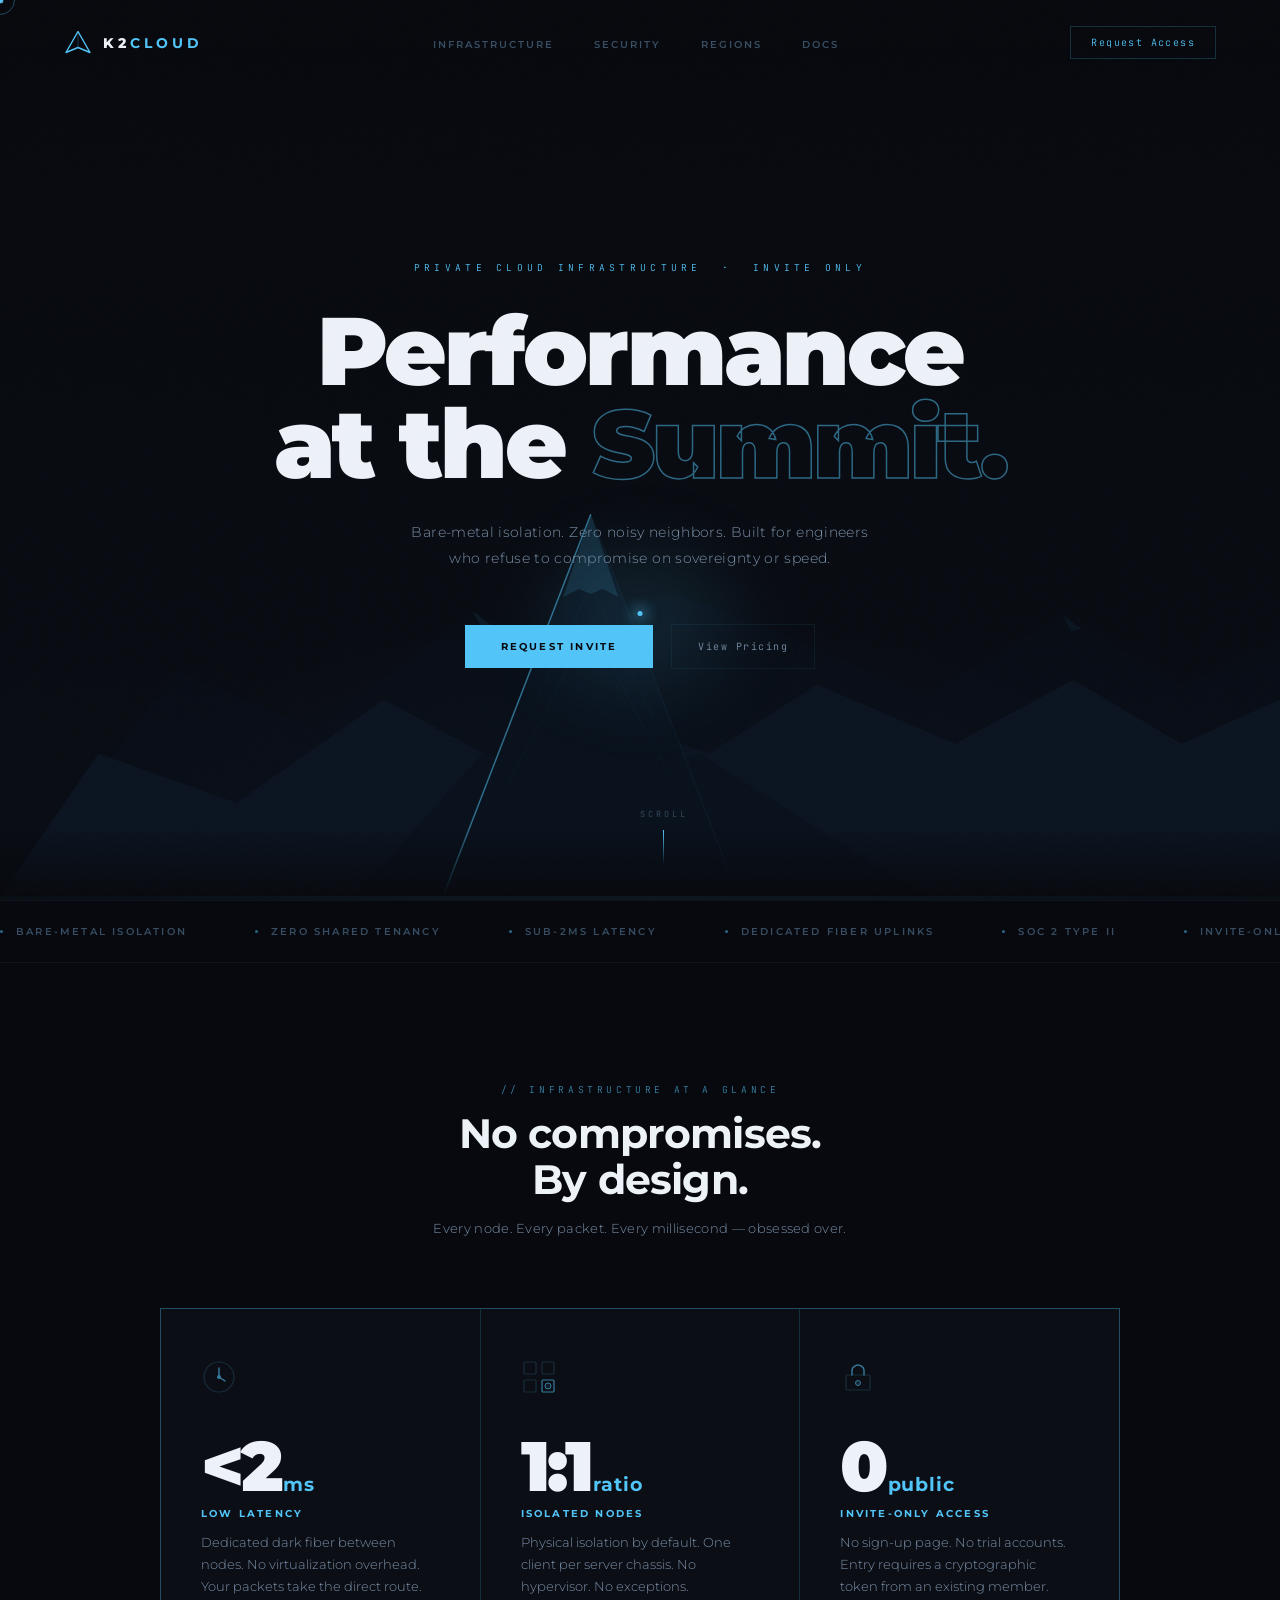
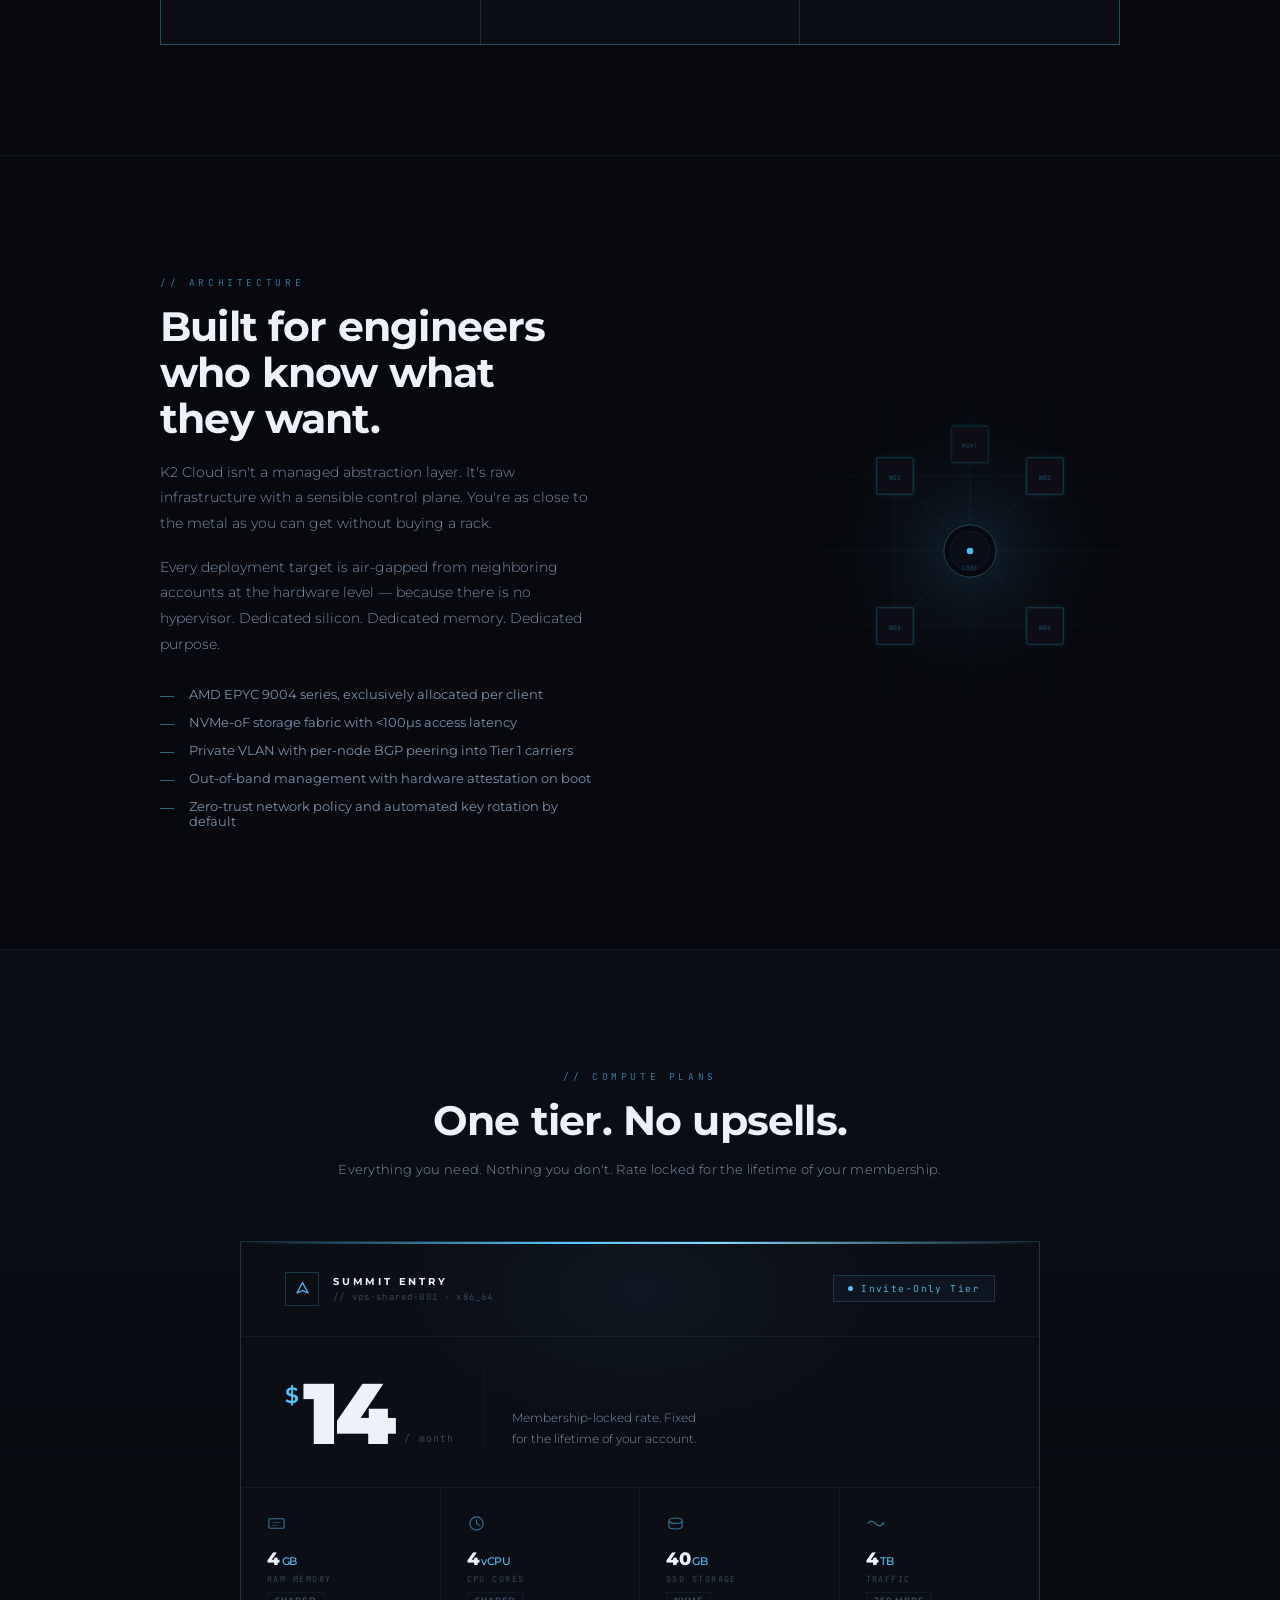
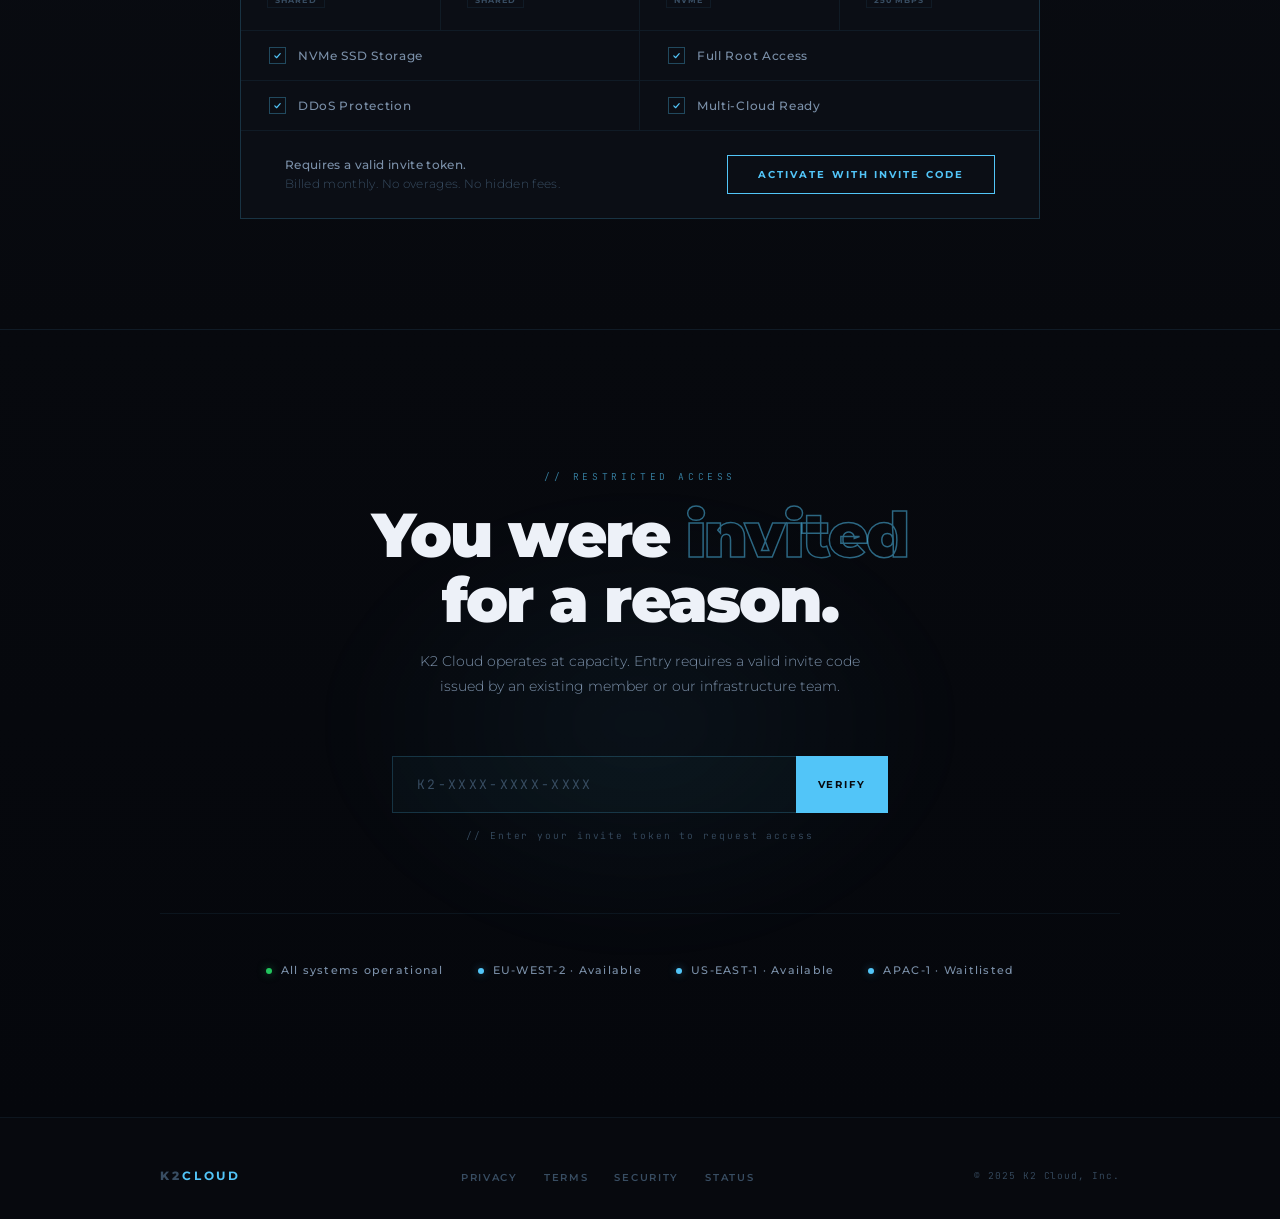
<file: index.html>
<!DOCTYPE html>
<html lang="en">
<head>
<meta charset="UTF-8">
<meta name="viewport" content="width=device-width, initial-scale=1.0">
<title>K2 Cloud — Performance at the Summit</title>
<link rel="preconnect" href="https://fonts.googleapis.com">
<link href="https://fonts.googleapis.com/css2?family=Montserrat:wght@200;300;400;600;700;800;900&family=JetBrains+Mono:wght@300;400;500&display=swap" rel="stylesheet">
<style>
*, *::before, *::after { box-sizing: border-box; margin: 0; padding: 0; }

:root {
  --obsidian:    #07090e;
  --deep:        #0b0e15;
  --charcoal:    #101620;
  --surface:     #141c28;
  --glacier:     #52c5f8;
  --glacier-dim: rgba(82,197,248,.10);
  --glacier-glow:rgba(82,197,248,.28);
  --glacier-hi:  #85d8fb;
  --ice:         rgba(82,197,248,.5);
  --text-hi:     #edf1f8;
  --text-mid:    #7b90a9;
  --text-lo:     #384d62;
  --line:        rgba(82,197,248,.07);
  --line-hi:     rgba(82,197,248,.20);
}

html { scroll-behavior: smooth; }

body {
  background: var(--obsidian);
  color: var(--text-hi);
  font-family: 'Montserrat', sans-serif;
  font-weight: 300;
  overflow-x: hidden;
  cursor: none;
}

/* CURSOR */
#cur  { position:fixed;width:7px;height:7px;background:var(--glacier);border-radius:50%;pointer-events:none;z-index:9999;transform:translate(-50%,-50%);mix-blend-mode:screen; }
#ring { position:fixed;width:30px;height:30px;border:1px solid rgba(82,197,248,.35);border-radius:50%;pointer-events:none;z-index:9998;transform:translate(-50%,-50%);transition:width .2s,height .2s,border-color .2s; }

/* NOISE OVERLAY */
body::after {
  content:'';position:fixed;inset:0;pointer-events:none;z-index:200;opacity:.02;
  background-image:url("data:image/svg+xml,%3Csvg xmlns='http://www.w3.org/2000/svg' width='300' height='300'%3E%3Cfilter id='n'%3E%3CfeTurbulence type='fractalNoise' baseFrequency='.75' numOctaves='4' stitchTiles='stitch'/%3E%3C/filter%3E%3Crect width='300' height='300' filter='url(%23n)'/%3E%3C/svg%3E");
}

/* REVEAL */
.reveal { opacity:0;transform:translateY(26px);transition:opacity .85s ease,transform .85s ease; }
.reveal.in { opacity:1;transform:none; }
.d1{transition-delay:.08s} .d2{transition-delay:.17s} .d3{transition-delay:.26s} .d4{transition-delay:.35s}

/* ═══ NAV ═══ */
nav {
  position:fixed;top:0;left:0;right:0;z-index:100;
  display:flex;align-items:center;justify-content:space-between;
  padding:26px 64px;
  background:linear-gradient(to bottom,rgba(7,9,14,.97) 55%,transparent);
  animation:fadeDown .9s ease both;
}
@keyframes fadeDown{from{opacity:0;transform:translateY(-10px)}to{opacity:1;transform:none}}

.logo{display:flex;align-items:center;gap:11px;text-decoration:none;}
.logo svg{width:28px;height:28px;}
.logo-text{font-size:14px;font-weight:800;letter-spacing:.28em;text-transform:uppercase;color:var(--text-hi);}
.logo-text b{color:var(--glacier);}

.nav-links{display:flex;gap:40px;list-style:none;}
.nav-links a{font-size:10px;font-weight:600;letter-spacing:.2em;text-transform:uppercase;color:var(--text-lo);text-decoration:none;transition:color .25s;}
.nav-links a:hover{color:var(--glacier);}

.nav-pill{font-family:'JetBrains Mono',monospace;font-size:10px;letter-spacing:.14em;color:var(--glacier);border:1px solid var(--line-hi);padding:9px 20px;text-decoration:none;transition:background .25s,box-shadow .25s;}
.nav-pill:hover{background:var(--glacier-dim);box-shadow:0 0 18px var(--glacier-glow);}

/* ═══ HERO ═══ */
.hero {
  position:relative;min-height:100vh;
  display:flex;flex-direction:column;align-items:center;justify-content:center;
  text-align:center;padding:130px 40px 100px;overflow:hidden;
}
.hero-bg{
  position:absolute;inset:0;
  background:radial-gradient(ellipse 70% 55% at 50% 106%,rgba(82,197,248,.06) 0%,transparent 70%),
             linear-gradient(180deg,var(--obsidian) 0%,#090d14 100%);
}
.hero-grid{
  position:absolute;inset:0;
  background-image:linear-gradient(rgba(82,197,248,.022) 1px,transparent 1px),
                   linear-gradient(90deg,rgba(82,197,248,.022) 1px,transparent 1px);
  background-size:72px 72px;
  mask-image:radial-gradient(ellipse 90% 65% at 50% 100%,black 10%,transparent 72%);
}
.mountain-wrap{
  position:absolute;bottom:0;left:50%;transform:translateX(-50%);
  width:100%;max-width:1300px;
  animation:mtnRise 2s cubic-bezier(.16,1,.3,1) both .3s;
}
@keyframes mtnRise{from{opacity:0;transform:translateX(-50%) translateY(50px)}to{opacity:1;transform:translateX(-50%) translateY(0)}}
.peak-glow{
  position:absolute;bottom:34%;left:50%;transform:translateX(-50%);
  width:280px;height:220px;
  background:radial-gradient(ellipse,rgba(82,197,248,.15) 0%,transparent 68%);
  filter:blur(28px);animation:gPulse 4s ease-in-out infinite;
}
@keyframes gPulse{0%,100%{opacity:.5}50%{opacity:1}}
.peak-dot{
  position:absolute;bottom:57.2%;left:50%;transform:translateX(-50%);
  width:5px;height:5px;border-radius:50%;background:var(--glacier);
  box-shadow:0 0 14px 4px rgba(82,197,248,.5);
  animation:dotP 2.5s ease-in-out infinite 1.5s;
}
@keyframes dotP{0%,100%{opacity:1;transform:translateX(-50%) scale(1)}50%{opacity:.4;transform:translateX(-50%) scale(2)}}

.hero-content{position:relative;z-index:10;max-width:820px;}
.eyebrow{font-family:'JetBrains Mono',monospace;font-size:9.5px;letter-spacing:.45em;text-transform:uppercase;color:var(--glacier);margin-bottom:30px;opacity:.8;animation:fadeUp .9s ease both .55s;}
.hero-title{font-size:clamp(54px,7.5vw,100px);font-weight:900;line-height:.97;letter-spacing:-.03em;color:var(--text-hi);margin-bottom:30px;animation:fadeUp .9s ease both .75s;}
.hero-title .outline{color:transparent;-webkit-text-stroke:1.5px var(--ice);font-style:normal;}
.hero-sub{font-size:14px;font-weight:300;line-height:1.85;color:var(--text-mid);max-width:460px;margin:0 auto 52px;letter-spacing:.025em;animation:fadeUp .9s ease both .95s;}
@keyframes fadeUp{from{opacity:0;transform:translateY(20px)}to{opacity:1;transform:none}}
.cta-row{display:flex;align-items:center;justify-content:center;gap:18px;animation:fadeUp .9s ease both 1.1s;}

.btn-prim{font-family:'Montserrat',sans-serif;font-size:10px;font-weight:700;letter-spacing:.22em;text-transform:uppercase;text-decoration:none;color:var(--obsidian);background:var(--glacier);padding:15px 36px;transition:box-shadow .3s;display:inline-block;}
.btn-prim:hover{box-shadow:0 0 40px rgba(82,197,248,.5);}
.btn-ghost{font-family:'JetBrains Mono',monospace;font-size:10px;letter-spacing:.15em;color:var(--text-mid);text-decoration:none;padding:15px 26px;border:1px solid var(--line);transition:color .25s,border-color .25s;display:inline-block;}
.btn-ghost:hover{color:var(--glacier);border-color:var(--line-hi);}

.scroll-hint{position:absolute;bottom:36px;left:50%;transform:translateX(-50%);display:flex;flex-direction:column;align-items:center;gap:10px;animation:fadeUp 1s ease both 2s;}
.scroll-hint span{font-family:'JetBrains Mono',monospace;font-size:8.5px;letter-spacing:.35em;color:var(--text-lo);text-transform:uppercase;}
.scroll-bar{width:1px;height:34px;background:linear-gradient(to bottom,var(--glacier),transparent);animation:sBar 2.2s ease-in-out infinite 2s;}
@keyframes sBar{0%,100%{opacity:0;transform:scaleY(.3)}50%{opacity:.7;transform:scaleY(1)}}

/* ═══ TICKER ═══ */
.ticker{border-top:1px solid var(--line);border-bottom:1px solid var(--line);padding:24px 0;overflow:hidden;}
.ticker-track{display:flex;gap:68px;white-space:nowrap;width:max-content;animation:tick 28s linear infinite;}
@keyframes tick{from{transform:translateX(0)}to{transform:translateX(-50%)}}
.ti{display:flex;align-items:center;gap:13px;font-size:10px;font-weight:600;letter-spacing:.22em;text-transform:uppercase;color:var(--text-lo);}
.td{width:3px;height:3px;border-radius:50%;background:var(--glacier);opacity:.5;flex-shrink:0;}

/* ═══ SHARED SECTION UTILS ═══ */
.wrap{max-width:1080px;margin:0 auto;padding:0 60px;}
.s-label{font-family:'JetBrains Mono',monospace;font-size:9.5px;letter-spacing:.38em;text-transform:uppercase;color:var(--glacier);opacity:.65;display:block;margin-bottom:14px;}
.s-head{font-size:clamp(26px,3.2vw,42px);font-weight:700;letter-spacing:-.02em;color:var(--text-hi);line-height:1.13;margin-bottom:14px;}
.s-sub{font-size:13px;font-weight:300;color:var(--text-mid);letter-spacing:.025em;line-height:1.8;}

/* ═══ STATS ═══ */
.stats-sec{padding:120px 0 110px;}
.stats-hd{text-align:center;margin-bottom:68px;}
.stats-grid{display:grid;grid-template-columns:repeat(3,1fr);border:1px solid var(--line-hi);gap:1px;background:var(--line-hi);}
.sc{background:var(--deep);padding:50px 40px 46px;position:relative;overflow:hidden;transition:background .35s;}
.sc::after{content:'';position:absolute;top:0;left:0;right:0;height:1.5px;background:linear-gradient(90deg,transparent,var(--glacier),transparent);opacity:0;transition:opacity .35s;}
.sc:hover{background:var(--charcoal);}
.sc:hover::after{opacity:1;}
.sc-ico{width:36px;height:36px;margin-bottom:32px;opacity:.6;}
.sc-val{font-size:clamp(44px,5.5vw,74px);font-weight:900;letter-spacing:-.04em;color:var(--text-hi);line-height:1;margin-bottom:6px;}
.sc-val sub{font-size:.27em;color:var(--glacier);font-weight:700;letter-spacing:.05em;margin-left:2px;vertical-align:baseline;}
.sc-lbl{font-size:10px;font-weight:700;letter-spacing:.22em;text-transform:uppercase;color:var(--glacier);margin-bottom:12px;}
.sc-desc{font-size:12.5px;font-weight:300;line-height:1.75;color:var(--text-mid);max-width:230px;}
.sc-glow{position:absolute;bottom:0;right:0;width:100px;height:100px;background:radial-gradient(circle at bottom right,rgba(82,197,248,.05),transparent 70%);opacity:0;transition:opacity .35s;}
.sc:hover .sc-glow{opacity:1;}

/* ═══ ARCH ═══ */
.arch-sec{padding:120px 0;border-top:1px solid var(--line);}
.arch-grid{display:grid;grid-template-columns:1fr 1fr;gap:88px;align-items:center;}
.arch-text .s-head{margin-bottom:18px;}
.arch-text p{font-size:13.5px;font-weight:300;line-height:1.9;color:var(--text-mid);margin-bottom:18px;}
.arch-list{list-style:none;margin-top:30px;display:flex;flex-direction:column;gap:13px;}
.arch-list li{display:flex;align-items:flex-start;gap:15px;font-size:12.5px;font-weight:400;color:var(--text-mid);}
.arch-list li::before{content:'';width:14px;height:1px;background:var(--glacier);flex-shrink:0;margin-top:9px;opacity:.5;}
.node-wrap{aspect-ratio:1;max-width:390px;margin-left:auto;}
.node-wrap svg{width:100%;height:100%;}

/* ═══ PRICING ═══ */
.pricing-sec{padding:120px 0 110px;background:linear-gradient(180deg,var(--deep) 0%,var(--obsidian) 100%);border-top:1px solid var(--line);border-bottom:1px solid var(--line);}
.pricing-hd{text-align:center;margin-bottom:60px;}

.pc{max-width:800px;margin:0 auto;border:1px solid var(--line-hi);background:var(--deep);position:relative;overflow:hidden;}
.pc-bar{position:absolute;top:0;left:0;right:0;height:2px;background:linear-gradient(90deg,transparent,var(--glacier) 40%,var(--glacier-hi) 60%,transparent);}
.pc-glow{position:absolute;top:-90px;left:50%;transform:translateX(-50%);width:480px;height:280px;background:radial-gradient(ellipse,rgba(82,197,248,.05) 0%,transparent 70%);pointer-events:none;}
.crn{position:absolute;width:14px;height:14px;border-color:var(--glacier);border-style:solid;opacity:.32;}
.crn-tl{top:-1px;left:-1px;border-width:1.5px 0 0 1.5px;}
.crn-tr{top:-1px;right:-1px;border-width:1.5px 1.5px 0 0;}
.crn-bl{bottom:-1px;left:-1px;border-width:0 0 1.5px 1.5px;}
.crn-br{bottom:-1px;right:-1px;border-width:0 1.5px 1.5px 0;}

/* plan top row */
.pc-top{display:flex;align-items:center;justify-content:space-between;padding:30px 44px;border-bottom:1px solid var(--line);}
.pc-plan{display:flex;align-items:center;gap:14px;}
.pc-ico{width:34px;height:34px;border:1px solid rgba(82,197,248,.22);display:flex;align-items:center;justify-content:center;flex-shrink:0;}
.pc-name{font-size:10px;font-weight:700;letter-spacing:.28em;text-transform:uppercase;color:var(--text-hi);}
.pc-id{font-family:'JetBrains Mono',monospace;font-size:9px;color:var(--text-lo);letter-spacing:.13em;margin-top:3px;}
.pc-badge{display:flex;align-items:center;gap:8px;border:1px solid rgba(82,197,248,.18);padding:6px 14px;font-family:'JetBrains Mono',monospace;font-size:9.5px;letter-spacing:.15em;color:var(--glacier);background:rgba(82,197,248,.04);}
.bdot{width:5px;height:5px;border-radius:50%;background:var(--glacier);animation:blink 2.5s ease-in-out infinite;}
@keyframes blink{0%,100%{opacity:1}50%{opacity:.25}}

/* price row */
.pc-price{display:flex;align-items:flex-end;padding:34px 44px 30px;border-bottom:1px solid var(--line);gap:0;}
.pc-amt{display:flex;align-items:flex-start;gap:4px;}
.pc-cur{font-size:22px;font-weight:600;color:var(--glacier);margin-top:14px;line-height:1;}
.pc-num{font-size:clamp(62px,8vw,86px);font-weight:900;letter-spacing:-.045em;color:var(--text-hi);line-height:1;}
.pc-period{font-family:'JetBrains Mono',monospace;font-size:10px;color:var(--text-lo);letter-spacing:.12em;padding-bottom:12px;margin-left:12px;align-self:flex-end;}
.pc-div{width:1px;background:var(--line);margin:0 28px 12px;align-self:stretch;flex-shrink:0;}
.pc-note{font-size:12px;font-weight:300;color:var(--text-mid);line-height:1.75;max-width:200px;padding-bottom:8px;align-self:flex-end;}

/* specs */
.pc-specs{display:grid;grid-template-columns:repeat(4,1fr);border-bottom:1px solid var(--line);}
.sp{padding:26px 26px 22px;border-right:1px solid var(--line);transition:background .3s;}
.sp:last-child{border-right:none;}
.sp:hover{background:rgba(82,197,248,.025);}
.sp-ico{width:19px;height:19px;margin-bottom:12px;opacity:.55;}
.sp-val{font-size:18px;font-weight:800;letter-spacing:-.02em;color:var(--text-hi);line-height:1.2;margin-bottom:3px;}
.sp-val em{font-style:normal;font-size:10.5px;color:var(--glacier);font-weight:500;margin-left:2px;}
.sp-key{font-family:'JetBrains Mono',monospace;font-size:8.5px;letter-spacing:.17em;text-transform:uppercase;color:var(--text-lo);line-height:1.5;}
.sp-tag{display:inline-block;margin-top:6px;font-size:8px;font-weight:700;letter-spacing:.14em;text-transform:uppercase;color:var(--text-lo);border:1px solid var(--line);padding:2px 7px;}

/* features */
.pc-feats{display:grid;grid-template-columns:repeat(2,1fr);border-bottom:1px solid var(--line);}
.ft{display:flex;align-items:center;gap:12px;padding:16px 28px;border-right:1px solid var(--line);border-bottom:1px solid var(--line);transition:background .3s;}
.ft:nth-child(2n){border-right:none;}
.ft:nth-last-child(-n+2){border-bottom:none;}
.ft:hover{background:rgba(82,197,248,.025);}
.ft-chk{width:17px;height:17px;border:1px solid rgba(82,197,248,.32);flex-shrink:0;display:flex;align-items:center;justify-content:center;}
.ft-chk svg{width:9px;height:9px;}
.ft-txt{font-size:11.5px;font-weight:500;letter-spacing:.06em;color:var(--text-mid);}

/* CTA */
.pc-cta{display:flex;align-items:center;justify-content:space-between;padding:24px 44px;gap:22px;}
.pc-fine{font-size:11.5px;font-weight:300;color:var(--text-lo);letter-spacing:.03em;line-height:1.65;}
.pc-fine strong{color:var(--text-mid);font-weight:500;}
.pc-btn{flex-shrink:0;font-family:'Montserrat',sans-serif;font-size:9.5px;font-weight:700;letter-spacing:.22em;text-transform:uppercase;color:var(--glacier);border:1px solid var(--glacier);padding:13px 30px;text-decoration:none;position:relative;overflow:hidden;transition:color .3s,box-shadow .3s;display:inline-block;}
.pc-btn::before{content:'';position:absolute;inset:0;background:var(--glacier);transform:translateX(-101%);transition:transform .32s cubic-bezier(.4,0,.2,1);}
.pc-btn:hover{color:var(--obsidian);box-shadow:0 0 28px rgba(82,197,248,.35);}
.pc-btn:hover::before{transform:translateX(0);}
.pc-btn span{position:relative;z-index:1;}

/* ═══ ACCESS ═══ */
.access-sec{padding:140px 0;text-align:center;position:relative;overflow:hidden;background:linear-gradient(180deg,var(--obsidian) 0%,#05070c 100%);}
.access-glow{position:absolute;top:50%;left:50%;transform:translate(-50%,-50%);width:700px;height:500px;background:radial-gradient(ellipse,rgba(82,197,248,.055) 0%,transparent 65%);filter:blur(24px);pointer-events:none;}
.access-sec .wrap{position:relative;z-index:2;}
.access-sec .s-label{margin-bottom:20px;}
.access-head{font-size:clamp(34px,5vw,62px);font-weight:900;letter-spacing:-.03em;color:var(--text-hi);margin-bottom:16px;line-height:1.05;}
.access-head span{color:transparent;-webkit-text-stroke:1.5px var(--ice);}
.access-sub{font-size:13.5px;font-weight:300;color:var(--text-mid);margin-bottom:58px;line-height:1.8;}

.invite-form{max-width:496px;margin:0 auto;}
.invite-wrap{position:relative;display:flex;}
.inv-input{width:100%;background:rgba(82,197,248,.026);border:1px solid var(--line-hi);padding:19px 126px 19px 24px;font-family:'JetBrains Mono',monospace;font-size:13px;font-weight:400;letter-spacing:.14em;color:var(--text-hi);outline:none;transition:border-color .3s,box-shadow .3s,background .3s;caret-color:var(--glacier);-webkit-appearance:none;}
.inv-input::placeholder{color:var(--text-lo);letter-spacing:.18em;}
.inv-input:focus{border-color:var(--glacier);background:rgba(82,197,248,.04);box-shadow:0 0 0 1px rgba(82,197,248,.1),0 0 50px rgba(82,197,248,.09);}
.inv-btn{position:absolute;right:0;top:0;bottom:0;padding:0 22px;background:var(--glacier);border:none;font-family:'Montserrat',sans-serif;font-size:9.5px;font-weight:700;letter-spacing:.2em;text-transform:uppercase;color:var(--obsidian);cursor:none;transition:background .25s,box-shadow .25s;}
.inv-btn:hover{background:var(--glacier-hi);box-shadow:0 0 28px rgba(82,197,248,.45);}
.inv-note{margin-top:16px;font-family:'JetBrains Mono',monospace;font-size:9.5px;letter-spacing:.2em;color:var(--text-lo);min-height:16px;transition:color .3s;}

.status-row{display:flex;justify-content:center;align-items:center;flex-wrap:wrap;gap:34px;margin-top:68px;padding-top:50px;border-top:1px solid var(--line);}
.si{display:flex;align-items:center;gap:9px;font-size:10.5px;font-weight:500;letter-spacing:.12em;color:var(--text-mid);}
.sdot{width:6px;height:6px;border-radius:50%;flex-shrink:0;animation:blink 2.5s ease-in-out infinite;}
.sdot.g{background:#22c55e;box-shadow:0 0 8px rgba(34,197,94,.5);}
.sdot.b{background:var(--glacier);box-shadow:0 0 8px rgba(82,197,248,.4);animation-delay:.7s;}

/* ═══ FOOTER ═══ */
footer{padding:48px 0 34px;border-top:1px solid var(--line);}
.foot-wrap{max-width:1080px;margin:0 auto;padding:0 60px;display:flex;justify-content:space-between;align-items:center;}
.foot-logo{font-size:12px;font-weight:800;letter-spacing:.24em;color:var(--text-lo);text-transform:uppercase;}
.foot-logo b{color:var(--glacier);}
.foot-links{display:flex;gap:26px;list-style:none;}
.foot-links a{font-size:9.5px;font-weight:600;letter-spacing:.18em;text-transform:uppercase;color:var(--text-lo);text-decoration:none;transition:color .25s;}
.foot-links a:hover{color:var(--glacier);}
.foot-copy{font-family:'JetBrains Mono',monospace;font-size:9.5px;color:var(--text-lo);letter-spacing:.1em;}

/* ═══ RESPONSIVE ═══ */
@media(max-width:860px){
  nav{padding:22px 24px;}
  .nav-links{display:none;}
  .wrap{padding:0 24px;}
  .stats-grid{grid-template-columns:1fr;}
  .arch-grid{grid-template-columns:1fr;gap:52px;}
  .node-wrap{display:none;}
  .pc-specs{grid-template-columns:repeat(2,1fr);}
  .pc-feats{grid-template-columns:1fr;}
  .ft{border-right:none!important;}
  .ft:nth-last-child(-n+2){border-bottom:1px solid var(--line)!important;}
  .ft:last-child{border-bottom:none!important;}
  .pc-top,.pc-price,.pc-cta{padding:22px 24px;}
  .sp{padding:20px 18px;}
  .pc-cta{flex-direction:column;align-items:flex-start;}
  .pc-div{display:none;}
  .foot-wrap{flex-direction:column;gap:20px;text-align:center;}
  .foot-links{flex-wrap:wrap;justify-content:center;}
  .cta-row{flex-direction:column;}
}
</style>
</head>
<body>

<div id="cur"></div>
<div id="ring"></div>

<!-- NAV -->
<nav>
  <a href="#" class="logo">
    <svg viewBox="0 0 28 28" fill="none">
      <path d="M14 2.5L26 23.5L14 18.5L2 23.5Z" stroke="#52c5f8" stroke-width="1.4" stroke-linejoin="round"/>
      <path d="M14 2.5L14 18.5" stroke="rgba(82,197,248,.25)" stroke-width="1"/>
    </svg>
    <span class="logo-text">K2<b>Cloud</b></span>
  </a>
  <ul class="nav-links">
    <li><a href="#">Infrastructure</a></li>
    <li><a href="#">Security</a></li>
    <li><a href="#">Regions</a></li>
    <li><a href="#">Docs</a></li>
  </ul>
  <a href="#access" class="nav-pill">Request Access</a>
</nav>

<!-- HERO -->
<section class="hero">
  <div class="hero-bg"></div>
  <div class="hero-grid"></div>

  <div class="hero-content">
    <p class="eyebrow">Private Cloud Infrastructure &nbsp;·&nbsp; Invite Only</p>
    <h1 class="hero-title">Performance<br>at the <em class="outline">Summit.</em></h1>
    <p class="hero-sub">Bare-metal isolation. Zero noisy neighbors. Built for engineers who refuse to compromise on sovereignty or speed.</p>
    <div class="cta-row">
      <a href="#access" class="btn-prim">Request Invite</a>
      <a href="#pricing" class="btn-ghost">View Pricing</a>
    </div>
  </div>

  <div class="mountain-wrap">
    <div class="peak-glow"></div>
    <div class="peak-dot"></div>
    <svg viewBox="0 0 1300 500" fill="none" xmlns="http://www.w3.org/2000/svg" preserveAspectRatio="xMidYMax meet">
      <path d="M0 500 L180 270 L320 330 L480 210 L580 250 L680 190 L800 235 L940 295 L1080 215 L1200 285 L1300 240 L1300 500Z" fill="#09111c" opacity=".45"/>
      <path d="M0 500 L100 355 L240 405 L390 300 L510 365 L610 315 L720 355 L830 285 L970 345 L1090 280 L1200 345 L1300 300 L1300 500Z" fill="#0b1420"/>
      <path d="M480 210L500 226L490 229L480 210Z" fill="rgba(82,197,248,.07)"/>
      <path d="M1080 215L1098 228L1088 231L1080 215Z" fill="rgba(82,197,248,.05)"/>
      <path d="M0 500 L360 500 L490 355 L560 375 L600 290 L640 375 L710 355 L940 500Z" fill="#09111c"/>
      <!-- MAIN K2 PEAK -->
      <path d="M450 500 L600 112 L750 500Z" fill="#09111c"/>
      <path d="M600 112 L450 500" stroke="rgba(82,197,248,.52)" stroke-width="1.5"/>
      <path d="M600 112 L750 500" stroke="rgba(82,197,248,.07)" stroke-width="1"/>
      <path d="M572 196 L600 112 L628 196 L612 188 L600 193 L588 188Z" fill="rgba(82,197,248,.13)"/>
      <path d="M516 385 L600 225 L684 385" stroke="rgba(82,197,248,.03)" stroke-width="1" fill="none"/>
      <path d="M536 320 L600 185 L664 320" stroke="rgba(82,197,248,.03)" stroke-width="1" fill="none"/>
      <defs>
        <linearGradient id="fog" x1="0" y1="430" x2="0" y2="500" gradientUnits="userSpaceOnUse">
          <stop offset="0" stop-color="#07090e" stop-opacity="0"/>
          <stop offset="1" stop-color="#07090e"/>
        </linearGradient>
      </defs>
      <rect x="0" y="430" width="1300" height="70" fill="url(#fog)"/>
    </svg>
  </div>

  <div class="scroll-hint">
    <span>Scroll</span>
    <div class="scroll-bar"></div>
  </div>
</section>

<!-- TICKER -->
<div class="ticker">
  <div class="ticker-track">
    <span class="ti"><span class="td"></span>Bare-Metal Isolation</span>
    <span class="ti"><span class="td"></span>Zero Shared Tenancy</span>
    <span class="ti"><span class="td"></span>Sub-2ms Latency</span>
    <span class="ti"><span class="td"></span>Dedicated Fiber Uplinks</span>
    <span class="ti"><span class="td"></span>SOC 2 Type II</span>
    <span class="ti"><span class="td"></span>Invite-Only Access</span>
    <span class="ti"><span class="td"></span>Private BGP Peering</span>
    <span class="ti"><span class="td"></span>99.999% SLA</span>
    <span class="ti"><span class="td"></span>NVMe Storage</span>
    <span class="ti"><span class="td"></span>Full Root Access</span>
    <span class="ti"><span class="td"></span>Bare-Metal Isolation</span>
    <span class="ti"><span class="td"></span>Zero Shared Tenancy</span>
    <span class="ti"><span class="td"></span>Sub-2ms Latency</span>
    <span class="ti"><span class="td"></span>Dedicated Fiber Uplinks</span>
    <span class="ti"><span class="td"></span>SOC 2 Type II</span>
    <span class="ti"><span class="td"></span>Invite-Only Access</span>
    <span class="ti"><span class="td"></span>Private BGP Peering</span>
    <span class="ti"><span class="td"></span>99.999% SLA</span>
    <span class="ti"><span class="td"></span>NVMe Storage</span>
    <span class="ti"><span class="td"></span>Full Root Access</span>
  </div>
</div>

<!-- STATS -->
<section class="stats-sec">
  <div class="wrap">
    <div class="stats-hd reveal">
      <span class="s-label">// Infrastructure at a Glance</span>
      <h2 class="s-head">No compromises.<br>By design.</h2>
      <p class="s-sub">Every node. Every packet. Every millisecond — obsessed over.</p>
    </div>
    <div class="stats-grid">
      <div class="sc reveal d1">
        <svg class="sc-ico" viewBox="0 0 36 36" fill="none">
          <circle cx="18" cy="18" r="15" stroke="rgba(82,197,248,.28)" stroke-width="1.2"/>
          <path d="M18 9v9l6 4" stroke="#52c5f8" stroke-width="1.4" stroke-linecap="round" stroke-linejoin="round"/>
          <circle cx="18" cy="18" r="2" fill="#52c5f8"/>
        </svg>
        <div class="sc-val">&lt;2<sub>ms</sub></div>
        <div class="sc-lbl">Low Latency</div>
        <p class="sc-desc">Dedicated dark fiber between nodes. No virtualization overhead. Your packets take the direct route.</p>
        <div class="sc-glow"></div>
      </div>
      <div class="sc reveal d2">
        <svg class="sc-ico" viewBox="0 0 36 36" fill="none">
          <rect x="3" y="3" width="12" height="12" rx="1" stroke="rgba(82,197,248,.28)" stroke-width="1.2"/>
          <rect x="21" y="3" width="12" height="12" rx="1" stroke="rgba(82,197,248,.28)" stroke-width="1.2"/>
          <rect x="3" y="21" width="12" height="12" rx="1" stroke="rgba(82,197,248,.28)" stroke-width="1.2"/>
          <rect x="21" y="21" width="12" height="12" rx="1" stroke="#52c5f8" stroke-width="1.2"/>
          <circle cx="27" cy="27" r="3" fill="rgba(82,197,248,.14)" stroke="#52c5f8" stroke-width="1"/>
        </svg>
        <div class="sc-val">1:1<sub>ratio</sub></div>
        <div class="sc-lbl">Isolated Nodes</div>
        <p class="sc-desc">Physical isolation by default. One client per server chassis. No hypervisor. No exceptions.</p>
        <div class="sc-glow"></div>
      </div>
      <div class="sc reveal d3">
        <svg class="sc-ico" viewBox="0 0 36 36" fill="none">
          <rect x="6" y="16" width="24" height="15" rx="1" stroke="rgba(82,197,248,.28)" stroke-width="1.2"/>
          <path d="M12 16V11C12 8 16 6 18 6C20 6 24 8 24 11V16" stroke="#52c5f8" stroke-width="1.4" stroke-linecap="round"/>
          <circle cx="18" cy="24" r="2.5" fill="rgba(82,197,248,.22)" stroke="#52c5f8" stroke-width="1"/>
        </svg>
        <div class="sc-val">0<sub>public</sub></div>
        <div class="sc-lbl">Invite-Only Access</div>
        <p class="sc-desc">No sign-up page. No trial accounts. Entry requires a cryptographic token from an existing member.</p>
        <div class="sc-glow"></div>
      </div>
    </div>
  </div>
</section>

<!-- ARCH -->
<section class="arch-sec">
  <div class="wrap">
    <div class="arch-grid">
      <div class="arch-text reveal">
        <span class="s-label">// Architecture</span>
        <h2 class="s-head">Built for engineers who know what they want.</h2>
        <p>K2 Cloud isn't a managed abstraction layer. It's raw infrastructure with a sensible control plane. You're as close to the metal as you can get without buying a rack.</p>
        <p>Every deployment target is air-gapped from neighboring accounts at the hardware level — because there is no hypervisor. Dedicated silicon. Dedicated memory. Dedicated purpose.</p>
        <ul class="arch-list">
          <li>AMD EPYC 9004 series, exclusively allocated per client</li>
          <li>NVMe-oF storage fabric with &lt;100μs access latency</li>
          <li>Private VLAN with per-node BGP peering into Tier 1 carriers</li>
          <li>Out-of-band management with hardware attestation on boot</li>
          <li>Zero-trust network policy and automated key rotation by default</li>
        </ul>
      </div>
      <div class="node-wrap reveal d2">
        <svg viewBox="0 0 380 380" fill="none" xmlns="http://www.w3.org/2000/svg">
          <defs>
            <radialGradient id="ng" cx="50%" cy="50%" r="50%">
              <stop offset="0%" stop-color="rgba(82,197,248,.13)"/>
              <stop offset="100%" stop-color="transparent"/>
            </radialGradient>
            <filter id="gf"><feGaussianBlur stdDeviation="2.5" result="b"/><feMerge><feMergeNode in="b"/><feMergeNode in="SourceGraphic"/></feMerge></filter>
          </defs>
          <rect width="380" height="380" fill="url(#ng)"/>
          <g stroke="rgba(82,197,248,.05)" stroke-width="1">
            <line x1="0" y1="95" x2="380" y2="95"/><line x1="0" y1="190" x2="380" y2="190"/>
            <line x1="0" y1="285" x2="380" y2="285"/><line x1="95" y1="0" x2="95" y2="380"/>
            <line x1="190" y1="0" x2="190" y2="380"/><line x1="285" y1="0" x2="285" y2="380"/>
          </g>
          <line x1="190" y1="190" x2="95" y2="95" stroke="rgba(82,197,248,.13)" stroke-width="1" stroke-dasharray="4 5"><animate attributeName="stroke-dashoffset" values="0;-18" dur="2s" repeatCount="indefinite"/></line>
          <line x1="190" y1="190" x2="285" y2="95" stroke="rgba(82,197,248,.13)" stroke-width="1" stroke-dasharray="4 5"><animate attributeName="stroke-dashoffset" values="0;-18" dur="2.6s" repeatCount="indefinite"/></line>
          <line x1="190" y1="190" x2="95" y2="285" stroke="rgba(82,197,248,.13)" stroke-width="1" stroke-dasharray="4 5"><animate attributeName="stroke-dashoffset" values="0;-18" dur="1.9s" repeatCount="indefinite"/></line>
          <line x1="190" y1="190" x2="285" y2="285" stroke="rgba(82,197,248,.13)" stroke-width="1" stroke-dasharray="4 5"><animate attributeName="stroke-dashoffset" values="0;-18" dur="2.3s" repeatCount="indefinite"/></line>
          <line x1="190" y1="190" x2="190" y2="55" stroke="rgba(82,197,248,.13)" stroke-width="1" stroke-dasharray="4 5"><animate attributeName="stroke-dashoffset" values="0;-18" dur="3s" repeatCount="indefinite"/></line>
          <g filter="url(#gf)"><rect x="72" y="72" width="46" height="46" rx="1" fill="#0b0e15" stroke="rgba(82,197,248,.26)" stroke-width="1"/><text x="95" y="100" fill="rgba(82,197,248,.42)" font-family="JetBrains Mono" font-size="8" text-anchor="middle">N01</text></g>
          <g filter="url(#gf)"><rect x="262" y="72" width="46" height="46" rx="1" fill="#0b0e15" stroke="rgba(82,197,248,.26)" stroke-width="1"/><text x="285" y="100" fill="rgba(82,197,248,.42)" font-family="JetBrains Mono" font-size="8" text-anchor="middle">N02</text></g>
          <g filter="url(#gf)"><rect x="72" y="262" width="46" height="46" rx="1" fill="#0b0e15" stroke="rgba(82,197,248,.26)" stroke-width="1"/><text x="95" y="290" fill="rgba(82,197,248,.42)" font-family="JetBrains Mono" font-size="8" text-anchor="middle">N03</text></g>
          <g filter="url(#gf)"><rect x="262" y="262" width="46" height="46" rx="1" fill="#0b0e15" stroke="rgba(82,197,248,.26)" stroke-width="1"/><text x="285" y="290" fill="rgba(82,197,248,.42)" font-family="JetBrains Mono" font-size="8" text-anchor="middle">N04</text></g>
          <g filter="url(#gf)"><rect x="167" y="32" width="46" height="46" rx="1" fill="#0b0e15" stroke="rgba(82,197,248,.17)" stroke-width="1"/><text x="190" y="60" fill="rgba(82,197,248,.32)" font-family="JetBrains Mono" font-size="7.5" text-anchor="middle">MGMT</text></g>
          <circle cx="190" cy="190" r="33" fill="#07090e" stroke="rgba(82,197,248,.35)" stroke-width="1"/>
          <circle cx="190" cy="190" r="25" fill="#090d15" stroke="rgba(82,197,248,.1)" stroke-width="1"/>
          <circle cx="190" cy="190" r="4" fill="#52c5f8"><animate attributeName="r" values="4;6;4" dur="2.2s" repeatCount="indefinite"/><animate attributeName="opacity" values="1;.45;1" dur="2.2s" repeatCount="indefinite"/></circle>
          <text x="190" y="214" fill="rgba(82,197,248,.38)" font-family="JetBrains Mono" font-size="7.5" text-anchor="middle">CORE</text>
        </svg>
      </div>
    </div>
  </div>
</section>

<!-- PRICING -->
<section class="pricing-sec" id="pricing">
  <div class="wrap">
    <div class="pricing-hd reveal">
      <span class="s-label">// Compute Plans</span>
      <h2 class="s-head">One tier. No upsells.</h2>
      <p class="s-sub">Everything you need. Nothing you don't. Rate locked for the lifetime of your membership.</p>
    </div>

    <div class="pc reveal d1">
      <div class="pc-bar"></div>
      <div class="pc-glow"></div>
      <div class="crn crn-tl"></div><div class="crn crn-tr"></div>
      <div class="crn crn-bl"></div><div class="crn crn-br"></div>

      <div class="pc-top">
        <div class="pc-plan">
          <div class="pc-ico">
            <svg width="15" height="15" viewBox="0 0 15 15" fill="none">
              <path d="M7.5 1.5L13 12L7.5 9.5L2 12Z" stroke="#52c5f8" stroke-width="1.2" stroke-linejoin="round"/>
            </svg>
          </div>
          <div>
            <div class="pc-name">Summit Entry</div>
            <div class="pc-id">// vps-shared-001 · x86_64</div>
          </div>
        </div>
        <div class="pc-badge"><span class="bdot"></span>Invite-Only Tier</div>
      </div>

      <div class="pc-price">
        <div class="pc-amt">
          <span class="pc-cur">$</span>
          <span class="pc-num">14</span>
        </div>
        <span class="pc-period">/ month</span>
        <div class="pc-div"></div>
        <p class="pc-note">Membership-locked rate. Fixed for the lifetime of your account.</p>
      </div>

      <div class="pc-specs">
        <div class="sp">
          <svg class="sp-ico" viewBox="0 0 20 20" fill="none"><rect x="2" y="5" width="16" height="10" rx="1" stroke="#52c5f8" stroke-width="1.2"/><path d="M6 9h8M6 12h5" stroke="#52c5f8" stroke-width="1" stroke-linecap="round" opacity=".5"/></svg>
          <div class="sp-val">4<em>GB</em></div>
          <div class="sp-key">RAM Memory</div>
          <span class="sp-tag">Shared</span>
        </div>
        <div class="sp">
          <svg class="sp-ico" viewBox="0 0 20 20" fill="none"><circle cx="10" cy="10" r="7" stroke="#52c5f8" stroke-width="1.2"/><path d="M10 6v4l3 2" stroke="#52c5f8" stroke-width="1.2" stroke-linecap="round"/></svg>
          <div class="sp-val">4<em>vCPU</em></div>
          <div class="sp-key">CPU Cores</div>
          <span class="sp-tag">Shared</span>
        </div>
        <div class="sp">
          <svg class="sp-ico" viewBox="0 0 20 20" fill="none"><ellipse cx="10" cy="7" rx="7" ry="2.8" stroke="#52c5f8" stroke-width="1.2"/><path d="M3 7v6c0 1.55 3.13 2.8 7 2.8s7-1.25 7-2.8V7" stroke="#52c5f8" stroke-width="1.2"/></svg>
          <div class="sp-val">40<em>GB</em></div>
          <div class="sp-key">SSD Storage</div>
          <span class="sp-tag">NVMe</span>
        </div>
        <div class="sp">
          <svg class="sp-ico" viewBox="0 0 20 20" fill="none"><path d="M2 10 Q5 5 10 10 Q15 15 18 10" stroke="#52c5f8" stroke-width="1.2" stroke-linecap="round" fill="none"/><circle cx="18" cy="10" r="1.5" fill="#52c5f8" opacity=".6"/></svg>
          <div class="sp-val">4<em>TB</em></div>
          <div class="sp-key">Traffic</div>
          <span class="sp-tag">250 Mbps</span>
        </div>
      </div>

      <div class="pc-feats">
        <div class="ft"><div class="ft-chk"><svg viewBox="0 0 10 10" fill="none"><path d="M2 5.5L4 7.5L8 3" stroke="#52c5f8" stroke-width="1.3" stroke-linecap="round" stroke-linejoin="round"/></svg></div><span class="ft-txt">NVMe SSD Storage</span></div>
        <div class="ft"><div class="ft-chk"><svg viewBox="0 0 10 10" fill="none"><path d="M2 5.5L4 7.5L8 3" stroke="#52c5f8" stroke-width="1.3" stroke-linecap="round" stroke-linejoin="round"/></svg></div><span class="ft-txt">Full Root Access</span></div>
        <div class="ft"><div class="ft-chk"><svg viewBox="0 0 10 10" fill="none"><path d="M2 5.5L4 7.5L8 3" stroke="#52c5f8" stroke-width="1.3" stroke-linecap="round" stroke-linejoin="round"/></svg></div><span class="ft-txt">DDoS Protection</span></div>
        <div class="ft"><div class="ft-chk"><svg viewBox="0 0 10 10" fill="none"><path d="M2 5.5L4 7.5L8 3" stroke="#52c5f8" stroke-width="1.3" stroke-linecap="round" stroke-linejoin="round"/></svg></div><span class="ft-txt">Multi-Cloud Ready</span></div>
      </div>

      <div class="pc-cta">
        <p class="pc-fine"><strong>Requires a valid invite token.</strong><br>Billed monthly. No overages. No hidden fees.</p>
        <a href="#access" class="pc-btn"><span>Activate with Invite Code</span></a>
      </div>
    </div>
  </div>
</section>

<!-- ACCESS -->
<section class="access-sec" id="access">
  <div class="access-glow"></div>
  <div class="wrap">
    <span class="s-label">// Restricted Access</span>
    <h2 class="access-head">You were <span>invited</span><br>for a reason.</h2>
    <p class="access-sub">K2 Cloud operates at capacity. Entry requires a valid invite code<br>issued by an existing member or our infrastructure team.</p>

    <div class="invite-form reveal">
      <div class="invite-wrap">
        <input class="inv-input" type="text" placeholder="K2-XXXX-XXXX-XXXX" maxlength="18" spellcheck="false" autocomplete="off" id="inv"/>
        <button class="inv-btn" onclick="verify()">Verify</button>
      </div>
      <p class="inv-note" id="note">// Enter your invite token to request access</p>
    </div>

    <div class="status-row reveal d2">
      <div class="si"><span class="sdot g"></span>All systems operational</div>
      <div class="si"><span class="sdot b"></span>EU-WEST-2 · Available</div>
      <div class="si"><span class="sdot b"></span>US-EAST-1 · Available</div>
      <div class="si"><span class="sdot b"></span>APAC-1 · Waitlisted</div>
    </div>
  </div>
</section>

<!-- FOOTER -->
<footer>
  <div class="foot-wrap">
    <div class="foot-logo">K2<b>Cloud</b></div>
    <ul class="foot-links">
      <li><a href="#">Privacy</a></li>
      <li><a href="#">Terms</a></li>
      <li><a href="#">Security</a></li>
      <li><a href="#">Status</a></li>
    </ul>
    <p class="foot-copy">© 2025 K2 Cloud, Inc.</p>
  </div>
</footer>

<script>
// Cursor
const cur=document.getElementById('cur'),ring=document.getElementById('ring');
let mx=0,my=0,rx=0,ry=0;
document.addEventListener('mousemove',e=>{mx=e.clientX;my=e.clientY;});
(function loop(){cur.style.left=mx+'px';cur.style.top=my+'px';rx+=(mx-rx)*.12;ry+=(my-ry)*.12;ring.style.left=rx+'px';ring.style.top=ry+'px';requestAnimationFrame(loop);})();
document.querySelectorAll('a,button,input').forEach(el=>{
  el.addEventListener('mouseenter',()=>{ring.style.width='44px';ring.style.height='44px';ring.style.borderColor='rgba(82,197,248,.6)';});
  el.addEventListener('mouseleave',()=>{ring.style.width='30px';ring.style.height='30px';ring.style.borderColor='rgba(82,197,248,.35)';});
});

// Scroll reveal
const obs=new IntersectionObserver(es=>{es.forEach(e=>{if(e.isIntersecting)e.target.classList.add('in');});},{threshold:.1});
document.querySelectorAll('.reveal').forEach(el=>obs.observe(el));

// Mountain parallax
window.addEventListener('scroll',()=>{const m=document.querySelector('.mountain-wrap');if(m)m.style.transform=`translateX(-50%) translateY(${window.scrollY*.13}px)`;});

// Invite formatting
const inv=document.getElementById('inv'),note=document.getElementById('note');
inv.addEventListener('input',e=>{
  let v=e.target.value.replace(/[^a-zA-Z0-9]/g,'').toUpperCase();
  let p=[];
  if(v.length>0)p.push(v.substring(0,2));
  if(v.length>2)p.push(v.substring(2,6));
  if(v.length>6)p.push(v.substring(6,10));
  if(v.length>10)p.push(v.substring(10,14));
  e.target.value=p.join('-');
  note.textContent='// '+v.length+' / 14 chars';
  note.style.color='rgba(82,197,248,.5)';
});
function verify(){
  if(!inv.value.trim()){note.textContent='// No token provided.';note.style.color='rgba(239,68,68,.55)';return;}
  note.textContent='// Verifying — stand by...';note.style.color='rgba(82,197,248,.7)';
  setTimeout(()=>{note.textContent='// Token unrecognized. Contact your referrer or the K2 team.';note.style.color='rgba(239,68,68,.5)';},1800);
}
</script>
</body>
</html>
</file>
